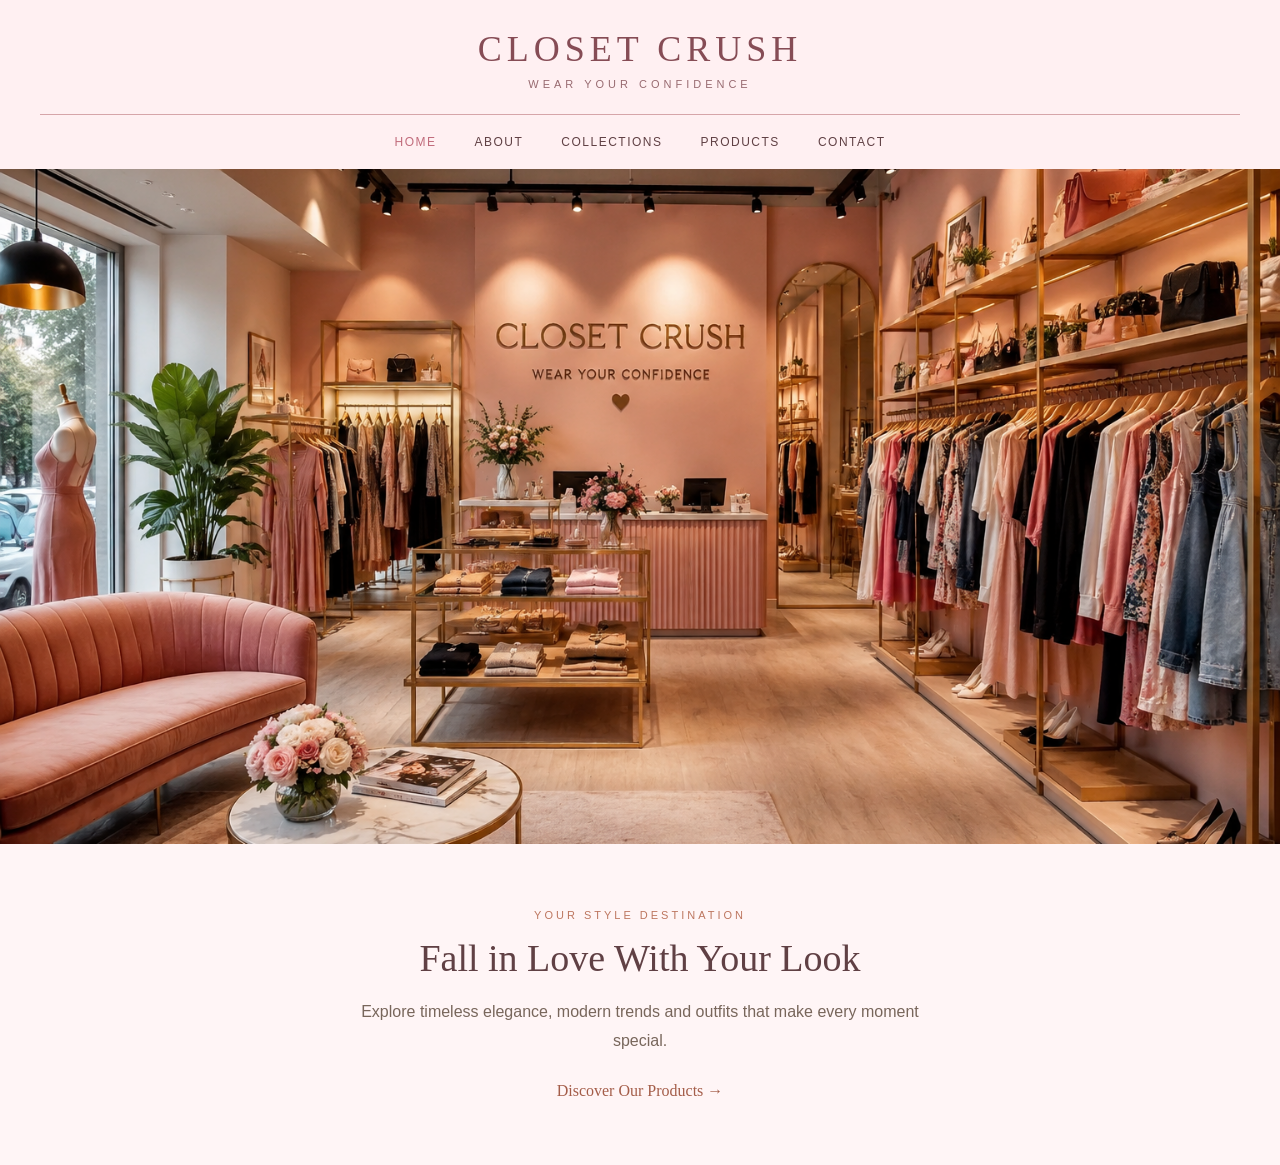
<file: index.html>
<!DOCTYPE html>
<html lang="en">
<head>
    <meta charset="UTF-8">
    <meta name="viewport" content="width=device-width, initial-scale=1.0">
    <title>Closet Crush | Wear Your Confidence</title>
    <link rel="stylesheet" href="web.css">
</head>
<body>

    <header class="site-header">
        <a href="index.html" class="brand">CLOSET CRUSH</a>
        <p class="tagline">WEAR YOUR CONFIDENCE</p>
        <div class="brand-line"></div>

        <nav class="navbar">
            <a href="index.html" class="active">Home</a>
            <a href="about.html">About</a>
            <a href="collections.html">Collections</a>
            <a href="products.html">Products</a>
            <a href="contact.html">Contact</a>
        </nav>
    </header>

    <main>
        <section class="hero">
            <img
                class="hero-background"
                src="closet.png"
                alt="Closet Crush fashion boutique interior"
            >
            <center>
                    <h1 class="hero-title">CLOSET CRUSH</h1>
                    <p class="hero-subtitle">WEAR YOUR CONFIDENCE</p>
                <a href="collections.html" class="shop-button">
                    EXPLORE COLLECTIONS
                </a>
                </center>
           
        </section>

        <section class="intro">
            <p class="section-label">YOUR STYLE DESTINATION</p>
            <h2>Fall in Love With Your Look</h2>
            <p>
                Explore timeless elegance, modern trends and
                outfits that make every moment special.
            </p>
            <a href="products.html" class="text-link">
                Discover Our Products →
            </a>
        </section>
    </main>

    
</body>
</html>
</file>
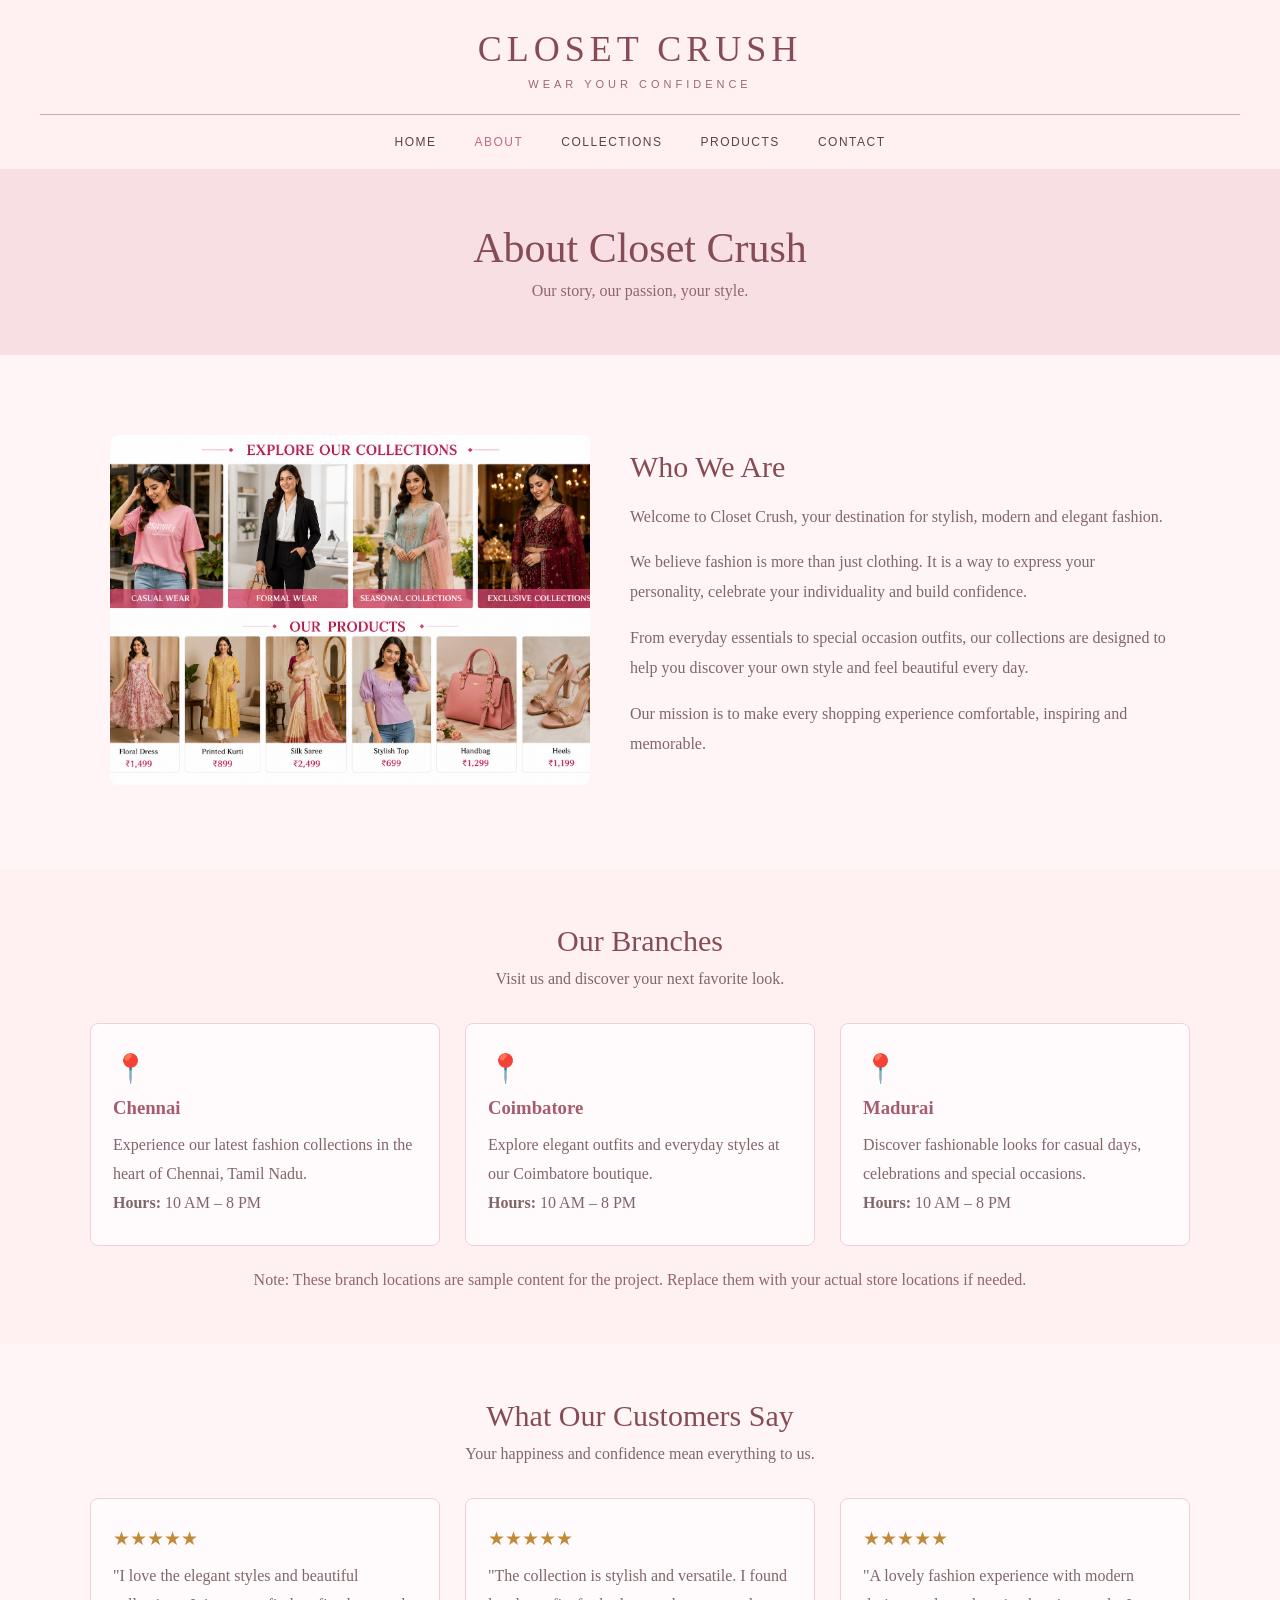
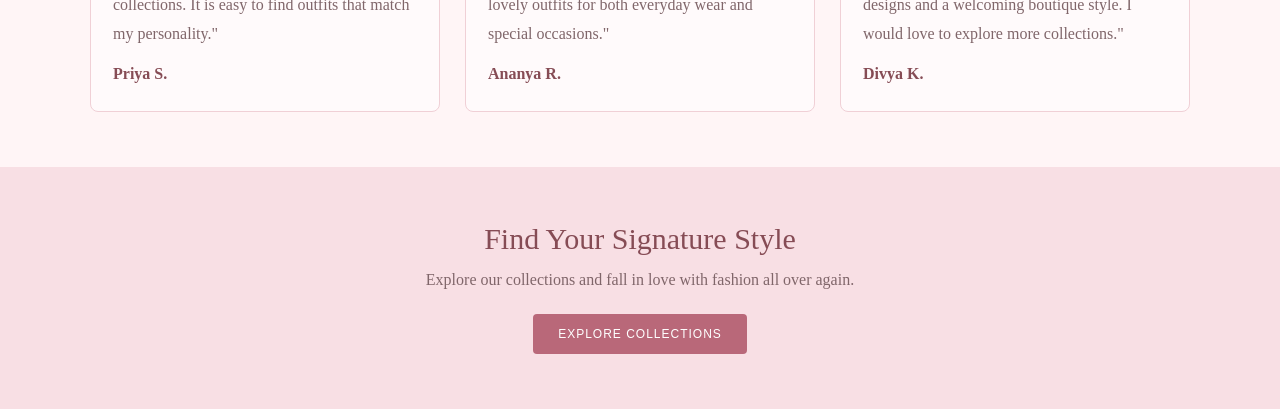
<file: about.html>
<!DOCTYPE html>
<html lang="en">
<head>
    <meta charset="UTF-8">
    <meta name="viewport" content="width=device-width, initial-scale=1.0">
    <title>About Us | Closet Crush</title>
    <link rel="stylesheet" href="web.css">

    <style>
        .about-banner {
            text-align: center;
            padding: 55px 20px;
            background: #f8dfe4;
        }

        .about-banner h1 {
            font-size: 42px;
            font-weight: normal;
            color: #864c55;
        }

        .about-banner p {
            margin-top: 10px;
            color: #90656b;
        }

        .about-us {
            display: flex;
            align-items: center;
            gap: 40px;
            max-width: 1100px;
            margin: 60px auto;
            padding: 20px;
        }

        .about-us img {
            width: 100%;
            max-width: 480px;
            height: 350px;
            object-fit: cover;
            border-radius: 8px;
        }

        .about-text {
            flex: 1;
        }

        .about-text h2,
        .section-heading {
            color: #864c55;
            font-size: 30px;
            font-weight: normal;
            margin-bottom: 18px;
        }

        .about-text p {
            color: #80666a;
            line-height: 1.9;
            margin-bottom: 15px;
        }

        .branches,
        .reviews {
            padding: 55px 7%;
            text-align: center;
        }

        .branches {
            background: #fff0f2;
        }

        .section-heading {
            text-align: center;
            margin-bottom: 12px;
        }

        .section-description {
            text-align: center;
            color: #80666a;
            margin-bottom: 35px;
        }

        .branch-container,
        .review-container {
            display: grid;
            grid-template-columns: repeat(3, 1fr);
            gap: 25px;
            max-width: 1100px;
            margin: 30px auto 0;
        }

        .branch-card,
        .review-card {
            padding: 28px 22px;
            border: 1px solid #f0d0d6;
            border-radius: 8px;
            background: #fffafb;
            text-align: left;
        }

        .branch-card h3,
        .review-card h3 {
            color: #a65c6c;
            margin-bottom: 12px;
        }

        .branch-card p,
        .review-card p {
            color: #80666a;
            line-height: 1.8;
        }

        .branch-icon {
            font-size: 28px;
            margin-bottom: 12px;
        }

        .stars {
            color: #c18a39;
            font-size: 19px;
            margin-bottom: 12px;
        }

        .reviewer {
            margin-top: 16px;
            font-weight: bold;
            color: #864c55;
        }

        .about-cta {
            text-align: center;
            padding: 55px 20px;
            background: #f8dfe4;
        }

        .about-cta h2 {
            font-size: 30px;
            font-weight: normal;
            color: #864c55;
            margin-bottom: 15px;
        }

        .about-cta p {
            color: #80666a;
            margin-bottom: 25px;
        }

        .about-button {
            display: inline-block;
            padding: 13px 25px;
            background: #b96879;
            color: white;
            text-decoration: none;
            border-radius: 4px;
            font-family: Arial, sans-serif;
            font-size: 12px;
            letter-spacing: 1px;
        }

        .about-button:hover {
            background: #914b5b;
        }

        @media (max-width: 750px) {
            .about-us {
                flex-direction: column;
                margin: 30px auto;
            }

            .about-us img {
                max-width: 100%;
                height: 280px;
            }

            .branch-container,
            .review-container {
                grid-template-columns: 1fr;
            }

            .about-banner h1 {
                font-size: 34px;
            }
        }
    </style>
</head>

<body>
    <header class="site-header">
        <a href="index.html" class="brand">CLOSET CRUSH</a>
        <p class="tagline">WEAR YOUR CONFIDENCE</p>
        <div class="brand-line"></div>

        <nav class="navbar">
            <a href="index.html">Home</a>
            <a href="about.html" class="active">About</a>
            <a href="collections.html">Collections</a>
            <a href="products.html">Products</a>
            <a href="contact.html">Contact</a>
        </nav>
    </header>
    <section class="about-banner">
        <h1>About Closet Crush</h1>
        <p>Our story, our passion, your style.</p>
    </section>
    <section class="about-us">
        <div>
            <img
                src="mm.png"
                alt="Closet Crush fashion boutique"
            >
        </div>

        <div class="about-text">
            <h2>Who We Are</h2>

            <p>
                Welcome to Closet Crush, your destination for
                stylish, modern and elegant fashion.
            </p>

            <p>
                We believe fashion is more than just clothing.
                It is a way to express your personality,
                celebrate your individuality and build confidence.
            </p>

            <p>
                From everyday essentials to special occasion outfits,
                our collections are designed to help you discover
                your own style and feel beautiful every day.
            </p>

            <p>
                Our mission is to make every shopping experience
                comfortable, inspiring and memorable.
            </p>
        </div>
    </section>
    <section class="branches" id="branches">
        <h2 class="section-heading">Our Branches</h2>

        <p class="section-description">
            Visit us and discover your next favorite look.
        </p>

        <div class="branch-container">

            <div class="branch-card">
                <div class="branch-icon">📍</div>
                <h3>Chennai</h3>
                <p>
                    Experience our latest fashion collections
                    in the heart of Chennai, Tamil Nadu.
                </p>
                <p><strong>Hours:</strong> 10 AM – 8 PM</p>
            </div>

            <div class="branch-card">
                <div class="branch-icon">📍</div>
                <h3>Coimbatore</h3>
                <p>
                    Explore elegant outfits and everyday styles
                    at our Coimbatore boutique.
                </p>
                <p><strong>Hours:</strong> 10 AM – 8 PM</p>
            </div>

            <div class="branch-card">
                <div class="branch-icon">📍</div>
                <h3>Madurai</h3>
                <p>
                    Discover fashionable looks for casual days,
                    celebrations and special occasions.
                </p>
                <p><strong>Hours:</strong> 10 AM – 8 PM</p>
            </div>

        </div>

        <p style="margin-top:25px; color:#90656b;">
            Note: These branch locations are sample content
            for the project. Replace them with your actual
            store locations if needed.
        </p>
    </section>
    <section class="reviews" id="reviews">
        <h2 class="section-heading">What Our Customers Say</h2>

        <p class="section-description">
            Your happiness and confidence mean everything to us.
        </p>

        <div class="review-container">

            <div class="review-card">
                <div class="stars">★★★★★</div>
                <p>
                    "I love the elegant styles and beautiful
                    collections. It is easy to find outfits
                    that match my personality."
                </p>
                <div class="reviewer">Priya S.</div>
            </div>

            <div class="review-card">
                <div class="stars">★★★★★</div>
                <p>
                    "The collection is stylish and versatile.
                    I found lovely outfits for both everyday
                    wear and special occasions."
                </p>
                <div class="reviewer">Ananya R.</div>
            </div>

            <div class="review-card">
                <div class="stars">★★★★★</div>
                <p>
                    "A lovely fashion experience with modern
                    designs and a welcoming boutique style.
                    I would love to explore more collections."
                </p>
                <div class="reviewer">Divya K.</div>
            </div>

        </div>

        
    </section>
    <section class="about-cta">
        <h2>Find Your Signature Style</h2>

        <p>
            Explore our collections and fall in love
            with fashion all over again.
        </p>

        <a href="collections.html" class="about-button">
            EXPLORE COLLECTIONS
        </a>
    </section>

   
</body>
</html>
</file>
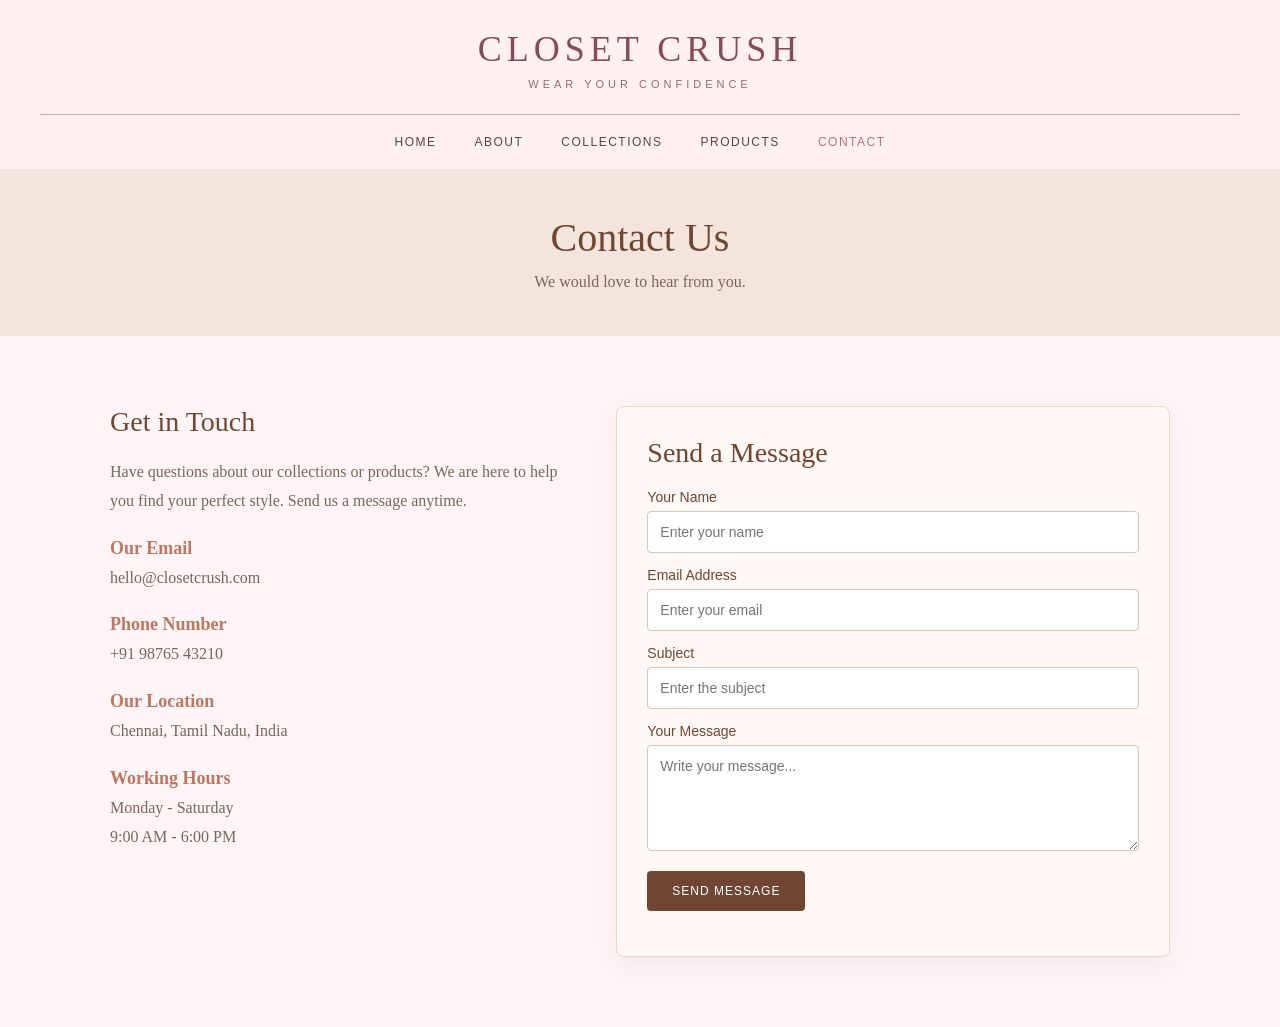
<file: contact.html>
<!DOCTYPE html>
<html lang="en">
<head>
    <meta charset="UTF-8">
    <meta name="viewport" content="width=device-width, initial-scale=1.0">
    <title>Contact Us | Closet Crush</title>
    <link rel="stylesheet" href="web.css">

    <style>
        .contact-banner {
            text-align: center;
            padding: 45px 20px;
            background: #f4e5dc;
        }

        .contact-banner h1 {
            font-size: 40px;
            font-weight: normal;
            color: #704632;
        }

        .contact-banner p {
            margin-top: 10px;
            color: #78665b;
        }

        .contact-container {
            max-width: 1100px;
            margin: 50px auto;
            padding: 20px;
            display: grid;
            grid-template-columns: 1fr 1.2fr;
            gap: 45px;
        }

        .contact-info h2,
        .contact-form h2 {
            color: #704632;
            font-size: 28px;
            margin-bottom: 20px;
        }

        .contact-info p {
            line-height: 1.8;
            margin-bottom: 18px;
            color: #78665b;
        }

        .contact-info h3 {
            color: #bd765f;
            margin-bottom: 5px;
        }

        .contact-form {
            background: #fff8f4;
            padding: 30px;
            border: 1px solid #ead7ca;
        }

        .contact-form label {
            display: block;
            margin: 14px 0 6px;
            color: #704632;
        }

        .contact-form input,
        .contact-form textarea {
            width: 100%;
            padding: 12px;
            border: 1px solid #d9c4b5;
            background: white;
            font-family: Arial, sans-serif;
            font-size: 14px;
        }

        .contact-form textarea {
            resize: vertical;
        }

        .contact-form button {
            margin-top: 20px;
            padding: 13px 25px;
            border: none;
            background: #704632;
            color: white;
            cursor: pointer;
            letter-spacing: 1px;
        }

        .contact-form button:hover {
            background: #bd765f;
        }

        #status {
            margin-top: 15px;
            color: #704632;
        }

        @media (max-width: 700px) {
            .contact-container {
                grid-template-columns: 1fr;
            }

            .contact-banner h1 {
                font-size: 32px;
            }
        }
    </style>
</head>

<body>
    <header class="site-header">
        <a href="index.html" class="brand">CLOSET CRUSH</a>
        <p class="tagline">WEAR YOUR CONFIDENCE</p>
        <div class="brand-line"></div>

        <nav class="navbar">
            <a href="index.html">Home</a>
            <a href="about.html">About</a>
            <a href="collections.html">Collections</a>
            <a href="products.html">Products</a>
            <a href="contact.html" class="active">Contact</a>
        </nav>
    </header>
    <section class="contact-banner">
        <h1>Contact Us</h1>
        <p>We would love to hear from you.</p>
    </section>
    <section class="contact-container">

        <div class="contact-info">
            <h2>Get in Touch</h2>

            <p>
                Have questions about our collections or products?
                We are here to help you find your perfect style.
                Send us a message anytime.
            </p>

            <h3>Our Email</h3>
            <p>hello@closetcrush.com</p>

            <h3>Phone Number</h3>
            <p>+91 98765 43210</p>

            <h3>Our Location</h3>
            <p>Chennai, Tamil Nadu, India</p>

            <h3>Working Hours</h3>
            <p>Monday - Saturday<br>9:00 AM - 6:00 PM</p>
        </div>
        <form class="contact-form" id="contactForm">
            <h2>Send a Message</h2>

            <label for="name">Your Name</label>
            <input
                type="text"
                id="name"
                name="name"
                placeholder="Enter your name"
                required
            >

            <label for="email">Email Address</label>
            <input
                type="email"
                id="email"
                name="email"
                placeholder="Enter your email"
                required
            >

            <label for="subject">Subject</label>
            <input
                type="text"
                id="subject"
                name="subject"
                placeholder="Enter the subject"
                required
            >

            <label for="message">Your Message</label>
            <textarea
                id="message"
                name="message"
                rows="5"
                placeholder="Write your message..."
                required
            ></textarea>

            <button type="submit">SEND MESSAGE</button>

            <p id="status" aria-live="polite"></p>
        </form>

    </section>
    

    <script>
        document.getElementById("contactForm")
            .addEventListener("submit", function(event) {
                event.preventDefault();

                document.getElementById("status").textContent =
                    "Thank you for contacting Closet Crush!";

                this.reset();
            });
    </script>

</body>
</html>
</file>
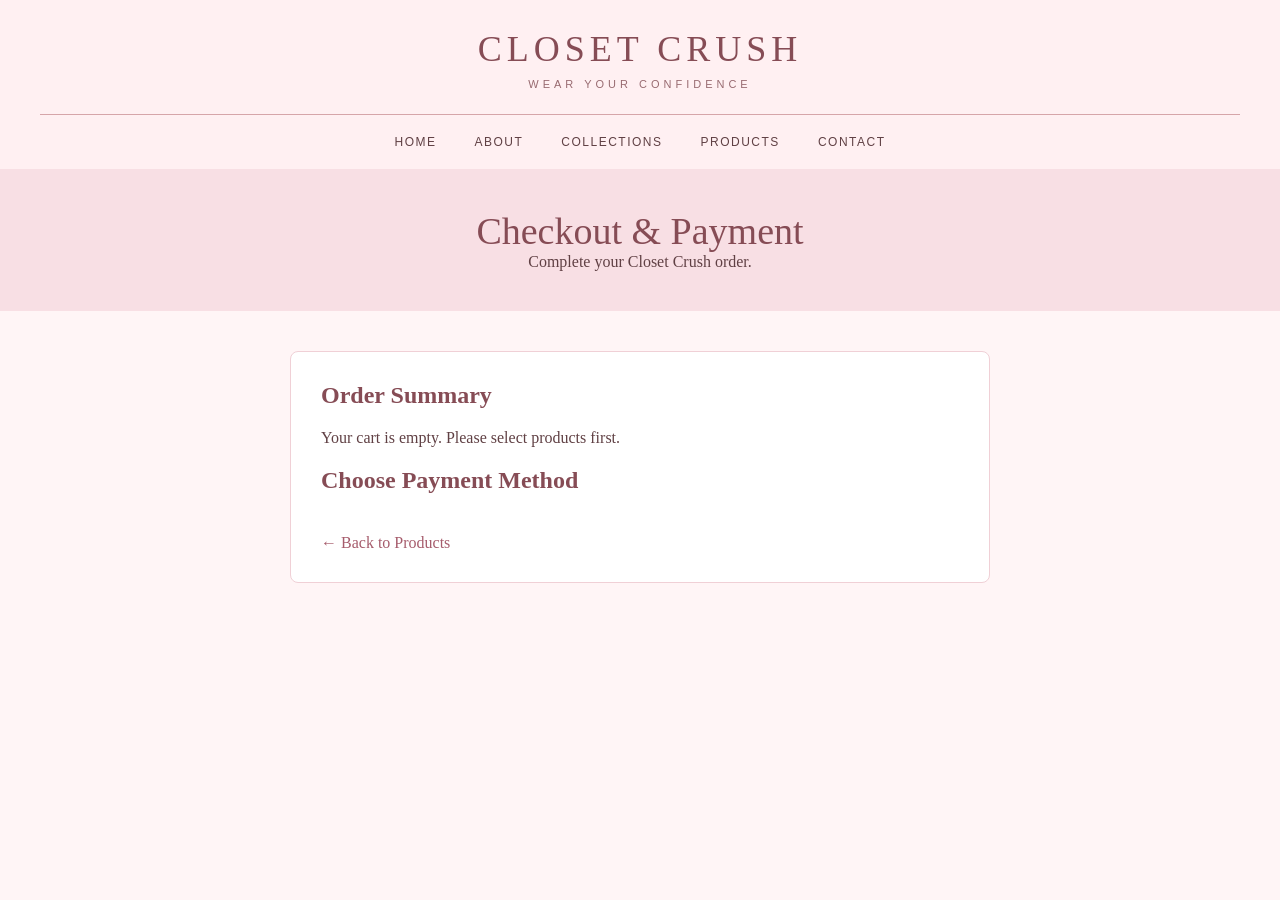
<file: payment.html>
<!DOCTYPE html>
<html lang="en">
<head>
<meta charset="UTF-8">
<meta name="viewport" content="width=device-width, initial-scale=1.0">
<title>Payment | Closet Crush</title>
<link rel="stylesheet" href="web.css">

<style>
.payment-banner {
    text-align: center;
    padding: 40px 15px;
    background: #f8dfe4;
}
.payment-banner h1 {
    color: #864c55;
    font-size: 38px;
    font-weight: normal;
}
.payment-container {
    max-width: 700px;
    margin: 40px auto;
    padding: 30px;
    background: white;
    border: 1px solid #f0d0d6;
    border-radius: 8px;
}
.payment-container h2 {
    color: #864c55;
    margin-bottom: 20px;
}
.order-item {
    padding: 12px 0;
    border-bottom: 1px solid #f0d0d6;
    color: #80666a;
    line-height: 1.8;
}
.grand-total {
    text-align: right;
    font-size: 21px;
    color: #864c55;
    font-weight: bold;
    margin: 20px 0;
}
.payment-container label {
    display: block;
    margin: 15px 0;
    color: #604044;
}
.payment-container input[type="radio"] {
    margin-right: 10px;
}
.pay-button {
    width: 100%;
    padding: 14px;
    margin-top: 20px;
    background: #b96879;
    color: white;
    border: none;
    border-radius: 4px;
    cursor: pointer;
    font-size: 15px;
}
.pay-button:hover { background: #914b5b; }
.back-link {
    display: inline-block;
    margin-top: 20px;
    color: #a65c6c;
    text-decoration: none;
}
.success {
    display: none;
    text-align: center;
    padding: 25px 0;
}
.success h2 { color: #47865b; }
.success p { margin: 12px 0; color: #604044; }
.success-icon { font-size: 55px; }
</style>
</head>

<body>

<header class="site-header">
    <a href="index.html" class="brand">CLOSET CRUSH</a>
    <p class="tagline">WEAR YOUR CONFIDENCE</p>
    <div class="brand-line"></div>
    <nav class="navbar">
        <a href="index.html">Home</a>
        <a href="about.html">About</a>
        <a href="collections.html">Collections</a>
        <a href="products.html">Products</a>
        <a href="contact.html">Contact</a>
    </nav>
</header>

<section class="payment-banner">
    <h1>Checkout & Payment</h1>
    <p>Complete your Closet Crush order.</p>
</section>

<main class="payment-container">
    <div id="checkout">
        <h2>Order Summary</h2>
        <div id="orderItems"></div>
        <div class="grand-total" id="total"></div>

        <h2>Choose Payment Method</h2>

        <form id="paymentForm">
            <label>
                <input type="radio" name="payment" value="UPI" required>
                UPI
            </label>

            <label>
                <input type="radio" name="payment" value="Card">
                Credit / Debit Card
            </label>

            <label>
                <input type="radio" name="payment" value="Cash on Delivery">
                Cash on Delivery
            </label>

            <button type="submit" class="pay-button">
                CONFIRM DEMO ORDER
            </button>
        </form>

        <a href="products.html" class="back-link">
            ← Back to Products
        </a>
    </div>

    <div class="success" id="success">
        <div class="success-icon">✓</div>
        <h2>Order Placed Successfully!</h2>
        <p>Thank you for shopping with Closet Crush.</p>
        <p id="orderNumber"></p>
        <p id="paymentMethod"></p>
        <p>Your order total: <strong id="successTotal"></strong></p>
        <a href="index.html" class="pay-button"
           style="display:block;text-decoration:none">
            CONTINUE SHOPPING
        </a>
    </div>
</main>

<script>
let cart = JSON.parse(localStorage.getItem("closetCrushCart") || "[]");

const orderItems = document.getElementById("orderItems");
const totalElement = document.getElementById("total");

const total = cart.reduce(
    (sum, item) => sum + item.price * item.quantity, 0
);

if (cart.length === 0) {
    orderItems.innerHTML =
        "<p>Your cart is empty. Please select products first.</p>";
    document.getElementById("paymentForm").style.display = "none";
} else {
    orderItems.innerHTML = cart.map(item => `
        <div class="order-item">
            <strong>${item.name}</strong><br>
            Brand: ${item.brand}<br>
            Size: ${item.size} | Colour: ${item.color}<br>
            Quantity: ${item.quantity}<br>
            Price: ₹${(item.price * item.quantity).toLocaleString("en-IN")}
        </div>
    `).join("");

    totalElement.textContent =
        "Total: ₹" + total.toLocaleString("en-IN");
}

document.getElementById("paymentForm").addEventListener("submit", function(event) {
    event.preventDefault();

    if (cart.length === 0) {
        alert("Your cart is empty.");
        return;
    }

    const method = document.querySelector(
        'input[name="payment"]:checked'
    );

    if (!method) {
        alert("Please select a payment method.");
        return;
    }

    const orderId = "CC" + Date.now().toString().slice(-8);

    document.getElementById("checkout").style.display = "none";
    document.getElementById("success").style.display = "block";

    document.getElementById("orderNumber").textContent =
        "Order ID: " + orderId;

    document.getElementById("paymentMethod").textContent =
        "Selected method: " + method.value;

    document.getElementById("successTotal").textContent =
        "₹" + total.toLocaleString("en-IN");

    localStorage.removeItem("closetCrushCart");
});
</script>

</body>
</html>
</file>
<file: web.css>
a{
    text-decoration: none;
}

* {
    margin: 0;
    padding: 0;
    box-sizing: border-box;
}

body {
    font-family: "Georgia", serif;
    background: #fffaf7;
    color: #49372e;
}

.site-header {
    text-align: center;
    padding: 24px 5% 0;
    background: #fffaf7;
}

.brand {
    display: inline-block;
    color: #704632;
    font-size: clamp(27px, 4vw, 42px);
    letter-spacing: 4px;
    text-decoration: none;
    font-weight: normal;
}

.tagline {
    font-family: Arial, sans-serif;
    font-size: 11px;
    letter-spacing: 4px;
    margin-top: 8px;
}

.brand-line {
    width: 100%;
    height: 1px;
    background: #c6a17e;
    margin: 22px auto 0;
}

.navbar {
    display: flex;
    justify-content: center;
    align-items: center;
    flex-wrap: wrap;
    gap: 35px;
    padding: 20px 0;
}

.navbar a {
    font-family: Arial, sans-serif;
    text-decoration: none;
    color: #49372e;
    font-size: 12px;
    text-transform: uppercase;
    letter-spacing: 1.5px;
    transition: color 0.3s;
}

.navbar a:hover,
.navbar a.active {
    color: #bd765f;
}

.hero {
    height: min(75vh, 720px);
    min-height: 430px;
    position: relative;
    overflow: hidden;
    display: flex;
    align-items: center;
    justify-content: center;
    text-align: center;
    background: #b9816b;
}

.hero-background {
    position: absolute;
    inset: 0;
    width: 100%;
    height: 100%;
    object-fit: cover;
    object-position: center;
}

.hero-overlay {
    position: relative;
    z-index: 1;
    max-width: 700px;
    margin: 20px;
    padding: 40px 35px;
    color: white;
    background: rgba(48, 29, 23, 0.42);
}

.hero-small {
    font-family: Arial, sans-serif;
    font-size: 11px;
    letter-spacing: 4px;
    margin-bottom: 20px;
}

.hero h1 {
    font-size: clamp(38px, 6vw, 68px);
    line-height: 1.12;
    font-weight: normal;
    margin-bottom: 20px;
}

.hero-overlay > p:not(.hero-small) {
    font-size: 17px;
    margin-bottom: 28px;
}

.shop-button {
    display: inline-block;
    color: white;
    border: 1px solid white;
    padding: 14px 25px;
    font-family: Arial, sans-serif;
    font-size: 11px;
    letter-spacing: 2px;
    text-decoration: none;
    transition: 0.3s;
}

.shop-button:hover {
    background: white;
    color: #704632;
}

.intro {
    text-align: center;
    padding: 65px 20px;
}

.section-label {
    color: #bd765f;
    font-family: Arial, sans-serif;
    font-size: 11px;
    letter-spacing: 3px;
    margin-bottom: 15px;
}

.intro h2 {
    font-size: clamp(27px, 4vw, 38px);
    font-weight: normal;
    margin-bottom: 18px;
}

.intro > p:not(.section-label) {
    font-family: Arial, sans-serif;
    color: #78665b;
    line-height: 1.8;
    max-width: 600px;
    margin: 0 auto 18px;
}

.text-link {
    display: inline-block;
    color: #a45d49;
    text-decoration: none;
    margin-top: 8px;
}

.text-link:hover {
    text-decoration: underline;
}

footer {
    text-align: center;
    padding: 22px;
    background: #f4e5dc;
    color: #704632;
    font-family: Arial, sans-serif;
    font-size: 12px;
}

@media (max-width: 600px) {
    .site-header {
        padding-top: 20px;
    }

    .navbar {
        gap: 16px 22px;
    }

    .navbar a {
        font-size: 10px;
    }

    .hero {
        min-height: 450px;
    }

    .hero-overlay {
        padding: 30px 20px;
    }
}



* {
    margin: 0;
    padding: 0;
    box-sizing: border-box;
}

body {
    font-family: Georgia, serif;
    background: #fff5f6;
    color: #604044;
}
.site-header {
    width: 100%;
    padding: 28px 20px 0;
    text-align: center;
    background: #fff0f2;
}

.brand {
    display: inline-block;
    font-family: Georgia, serif;
    font-size: 36px;
    letter-spacing: 5px;
    color: #864c55;
    text-decoration: none;
    border: none;
}

.tagline {
    margin-top: 8px;
    font-family: Arial, sans-serif;
    font-size: 11px;
    letter-spacing: 4px;
    color: #986a70;
}

.brand-line {
    width: 100%;
    max-width: 1200px;
    height: 1px;
    background: #d6a5a9;
    margin: 24px auto 0;
}
.navbar {
    display: flex;
    justify-content: center;
    align-items: center;
    flex-wrap: wrap;
    gap: 38px;
    padding: 20px 10px;
}

.navbar a {
    font-family: Arial, sans-serif;
    font-size: 12px;
    letter-spacing: 1.5px;
    text-transform: uppercase;
    text-decoration: none !important;
    color: #604044;
    border: none;
    transition: color 0.3s;
}

.navbar a:hover,
.navbar a.active {
    color: #c16c7c;
}
.contact-banner {
    width: 100%;
    padding: 65px 20px;
    text-align: center;
    background: #f8dfe4;
}

.contact-banner h1 {
    font-size: 46px;
    font-weight: normal;
    color: #864c55;
    margin-bottom: 12px;
}

.contact-banner p {
    font-size: 16px;
    color: #90656b;
}
.contact-container {
    max-width: 1100px;
    margin: 55px auto;
    padding: 20px;
    display: grid;
    grid-template-columns: 1fr 1.1fr;
    gap: 55px;
    align-items: start;
}

.contact-info h2,
.contact-form h2 {
    font-size: 30px;
    font-weight: normal;
    color: #864c55;
    margin-bottom: 20px;
}

.contact-info p {
    color: #80666a;
    line-height: 1.9;
    margin-bottom: 18px;
}

.contact-info h3 {
    color: #bb6979;
    margin: 22px 0 5px;
    font-size: 18px;
}

.contact-form {
    background: #fffafb;
    padding: 35px;
    border: 1px solid #f0d0d6;
    border-radius: 8px;
    box-shadow: 0 8px 25px rgba(134, 76, 85, 0.08);
}

.contact-form label {
    display: block;
    margin: 16px 0 7px;
    color: #70484e;
    font-family: Arial, sans-serif;
    font-size: 14px;
}

.contact-form input,
.contact-form textarea {
    display: block;
    width: 100%;
    padding: 13px;
    border: 1px solid #e6c6cd;
    border-radius: 4px;
    background: #ffffff;
    font-family: Arial, sans-serif;
    font-size: 14px;
    outline: none;
}

.contact-form input:focus,
.contact-form textarea:focus {
    border-color: #c16c7c;
}

.contact-form textarea {
    resize: vertical;
}

.contact-form button {
    margin-top: 22px;
    padding: 14px 25px;
    background: #b96879;
    color: white;
    border: none;
    border-radius: 4px;
    font-size: 12px;
    letter-spacing: 1.5px;
    cursor: pointer;
    transition: background 0.3s;
}

.contact-form button:hover {
    background: #914b5b;
}

#status {
    margin-top: 15px;
    color: #864c55;
}

/* Footer */
footer {
    padding: 25px 15px;
    text-align: center;
    background: #f5dfe3;
    color: #70484e;
    font-family: Arial, sans-serif;
    font-size: 13px;
}

@media (max-width: 700px) {
    .brand {
        font-size: 27px;
        letter-spacing: 3px;
    }

    .navbar {
        gap: 18px;
    }

    .navbar a {
        font-size: 10px;
    }

    .contact-banner {
        padding: 45px 15px;
    }

    .contact-banner h1 {
        font-size: 35px;
    }

    .contact-container {
        grid-template-columns: 1fr;
        gap: 30px;
        margin: 25px auto;
    }

    .contact-form {
        padding: 22px;
    }
}
</file>
